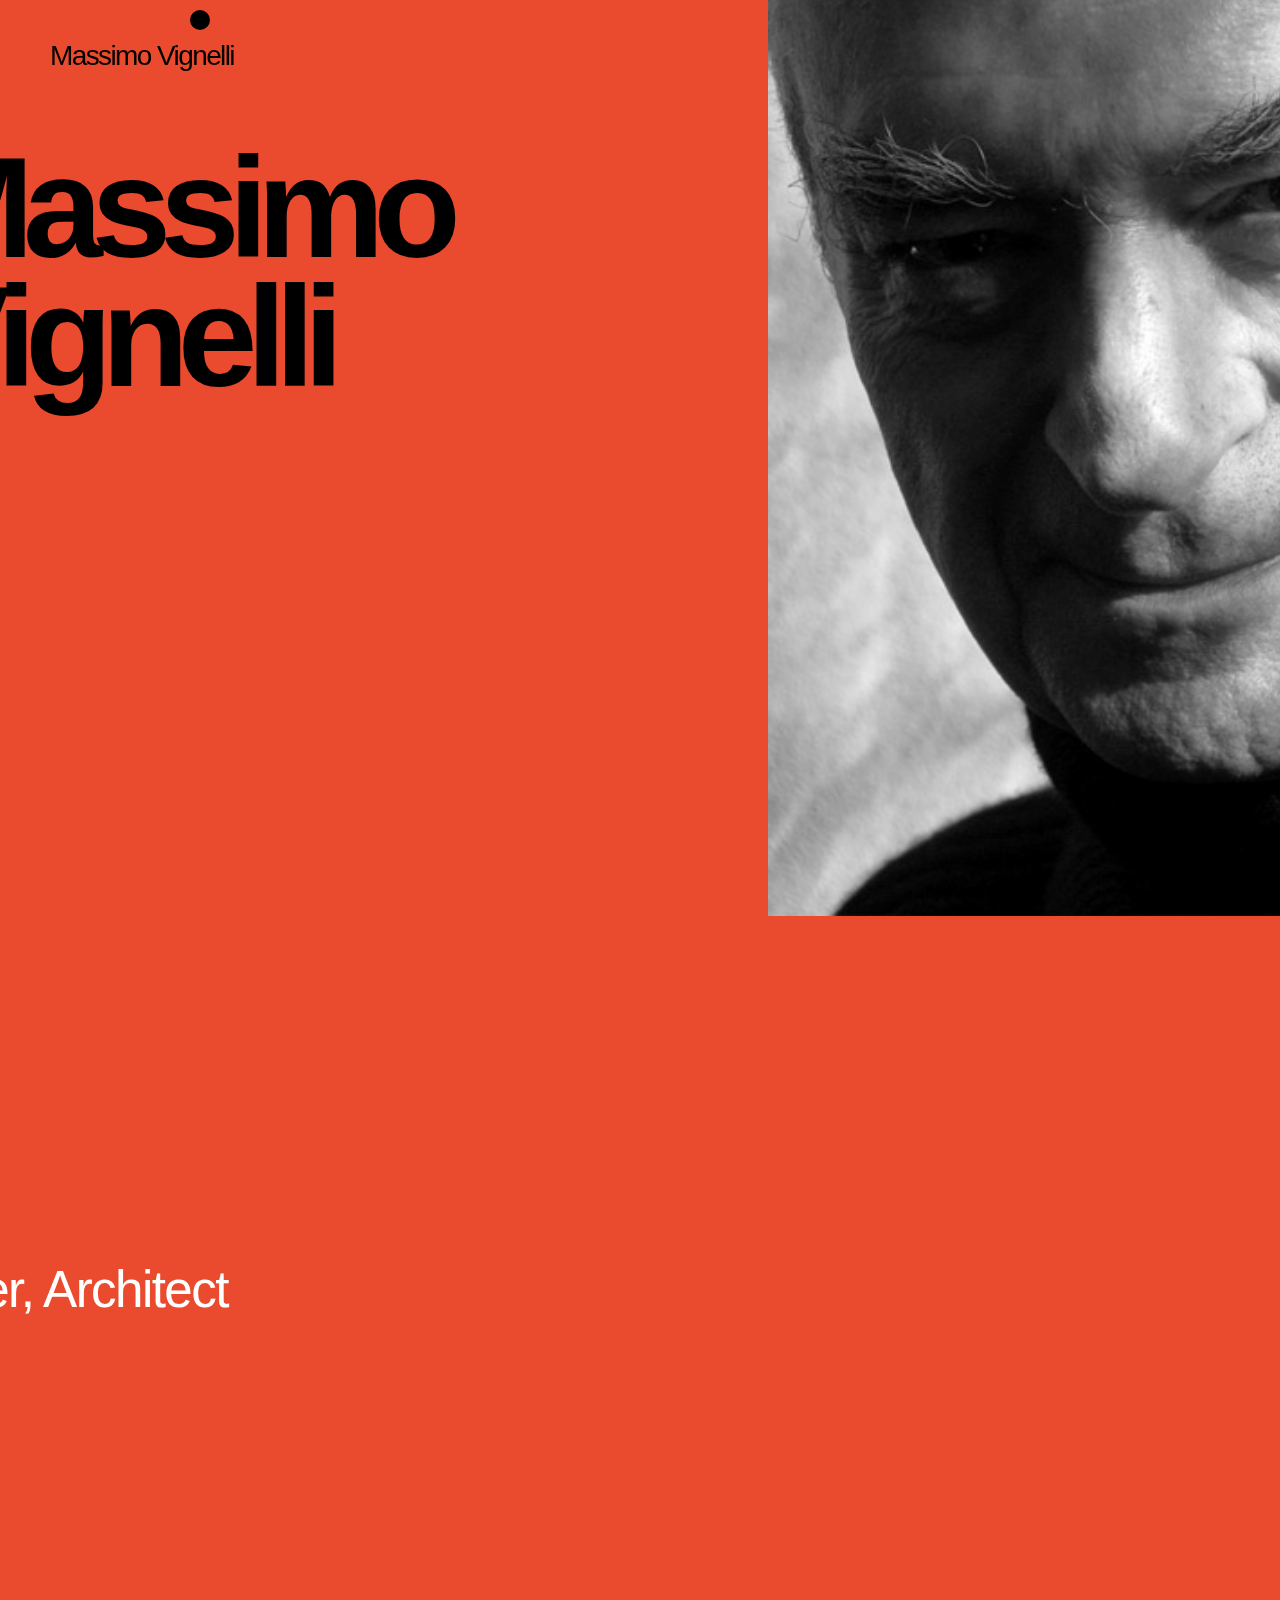
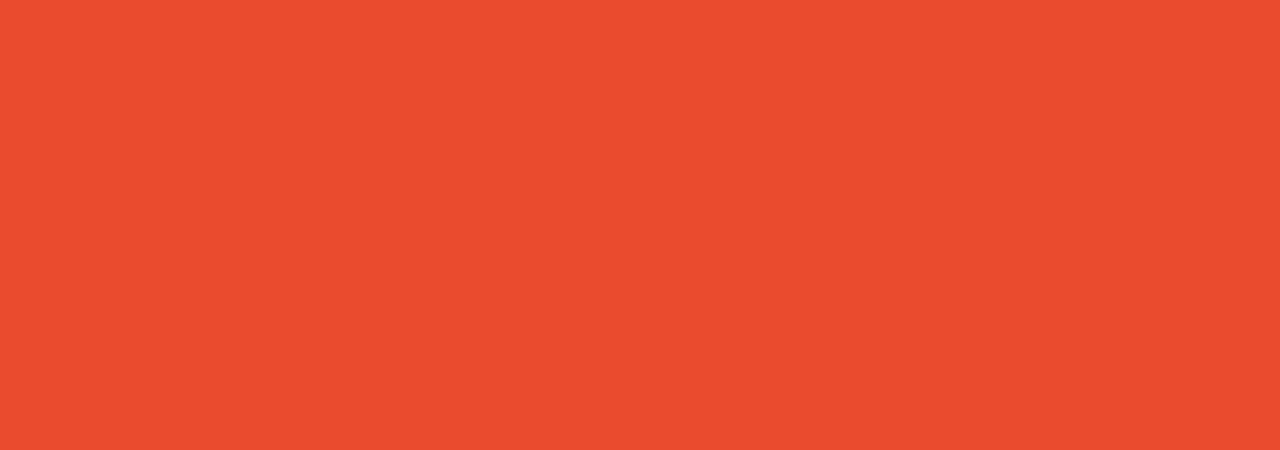
<file: about.html>
<!DOCTYPE html>
    <head>
        <meta charset="UTF-8">
        <meta http-equiv="X-UA-Compatible" content="IE-edge">
        <meta name="viewpoint" content="width=device-width, initial-scale=1.0">
        <title>Massimo Vignelli</title>
        <link rel="stylesheet" href="style.css"> 
       
    </head>

    <body>
        <div class="header">
            <div class="red"></div>
            <div class="container">
                <nav>
                    <ul>
                        <li> <a href="index.html">Massimo Vignelli</a></li></ul>
                 <ul>
                     <li><a href="about.html">About</a></li>
                     <li><a href="work.html">Work</a></li>
                     <li><a href="legacy.html">Legacy</a></li>
                 </ul>
             </nav>
             </div>
         </div>


         <div>
            <h3 style="transform: scale(20%) translate(-4600px, -5990px)">Milan, Italy, 1931 – New York City, New York, 2014</h3>
            <h1 style="transform: scale(70%) translate(-1400px, -890px)">
                Massimo
                <br>
                Vignelli
           </h1>
           <div style="transform: translate(60%, -100%)">
           <img width=1080px height=1080px src="Massimo 2.jpeg">
        </div>
    </div>

     <div style="transform:translate(-60%,-1600%)">
        <div class="animation" id="animation1">Graphic Designer, Industrial Designer, Architect</div>
</div>
</div>





<script src="/script.js"></script>  
    </body>
</html>
</file>
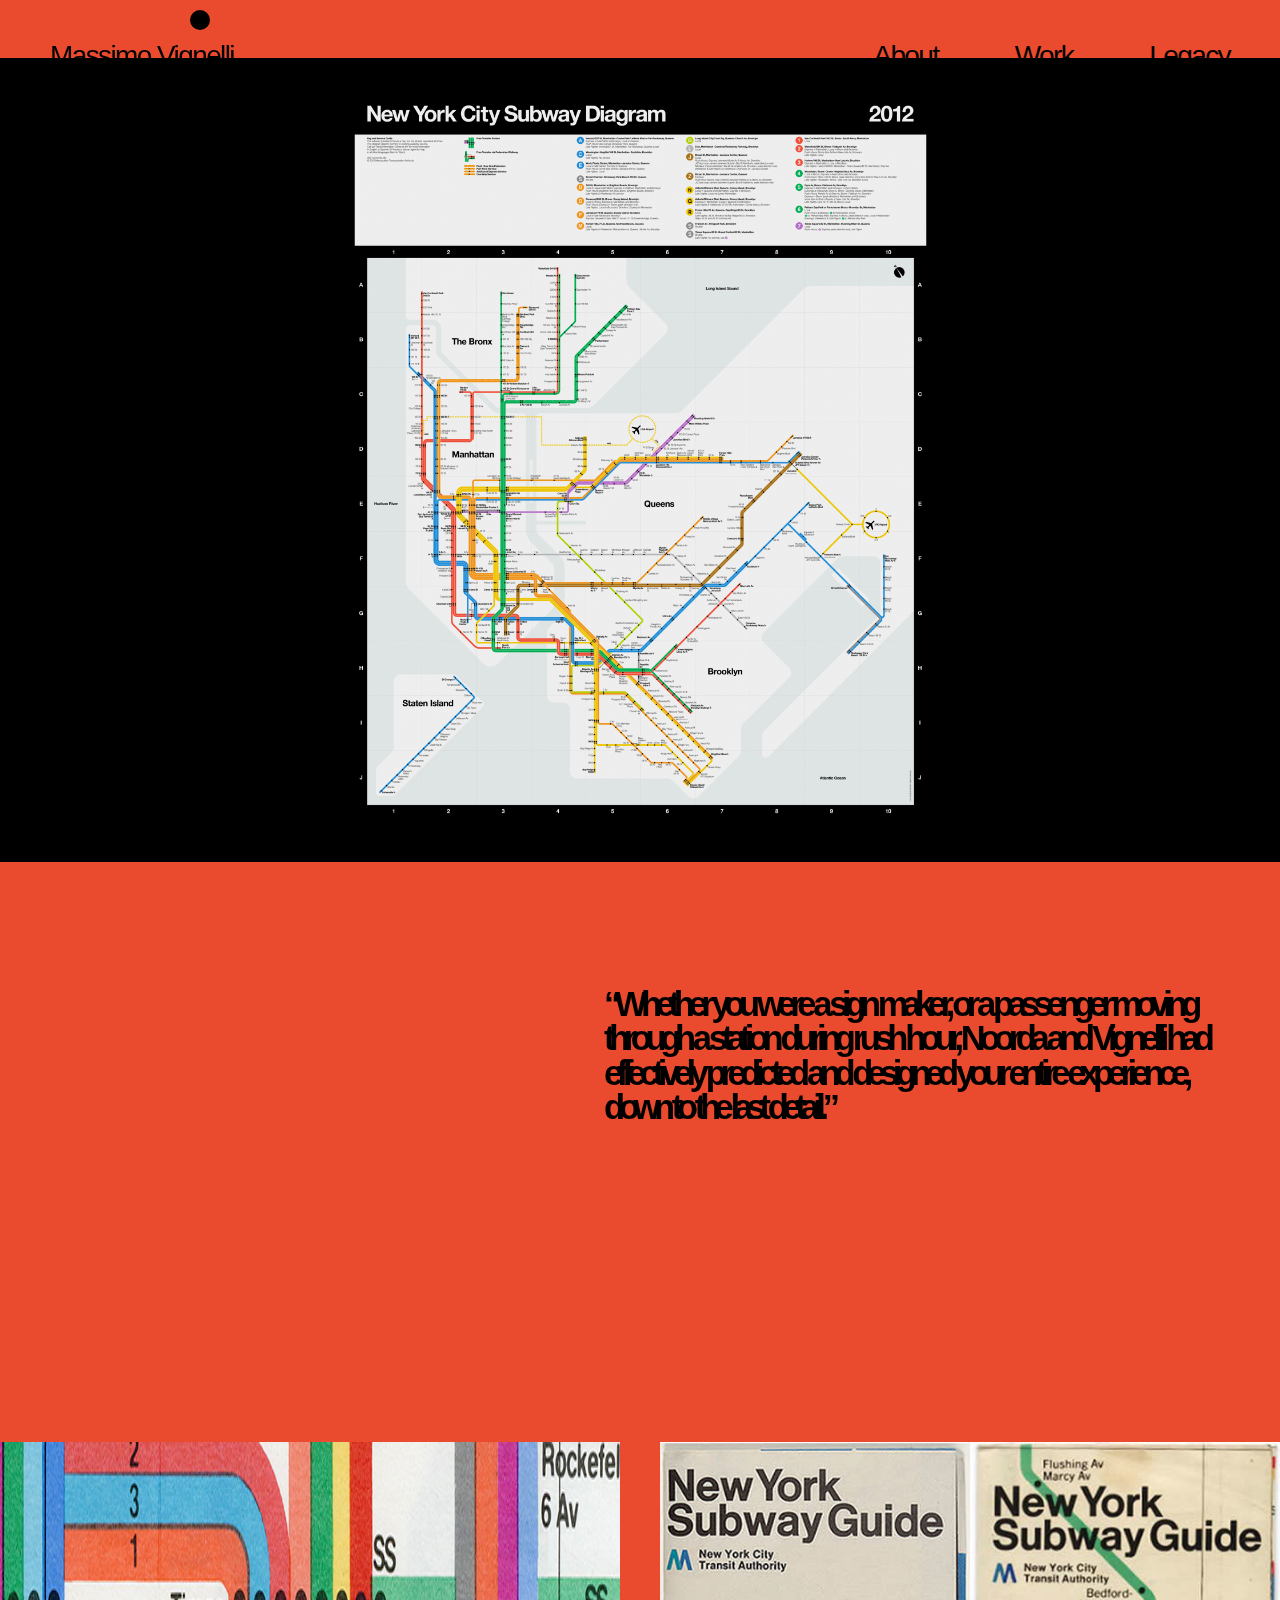
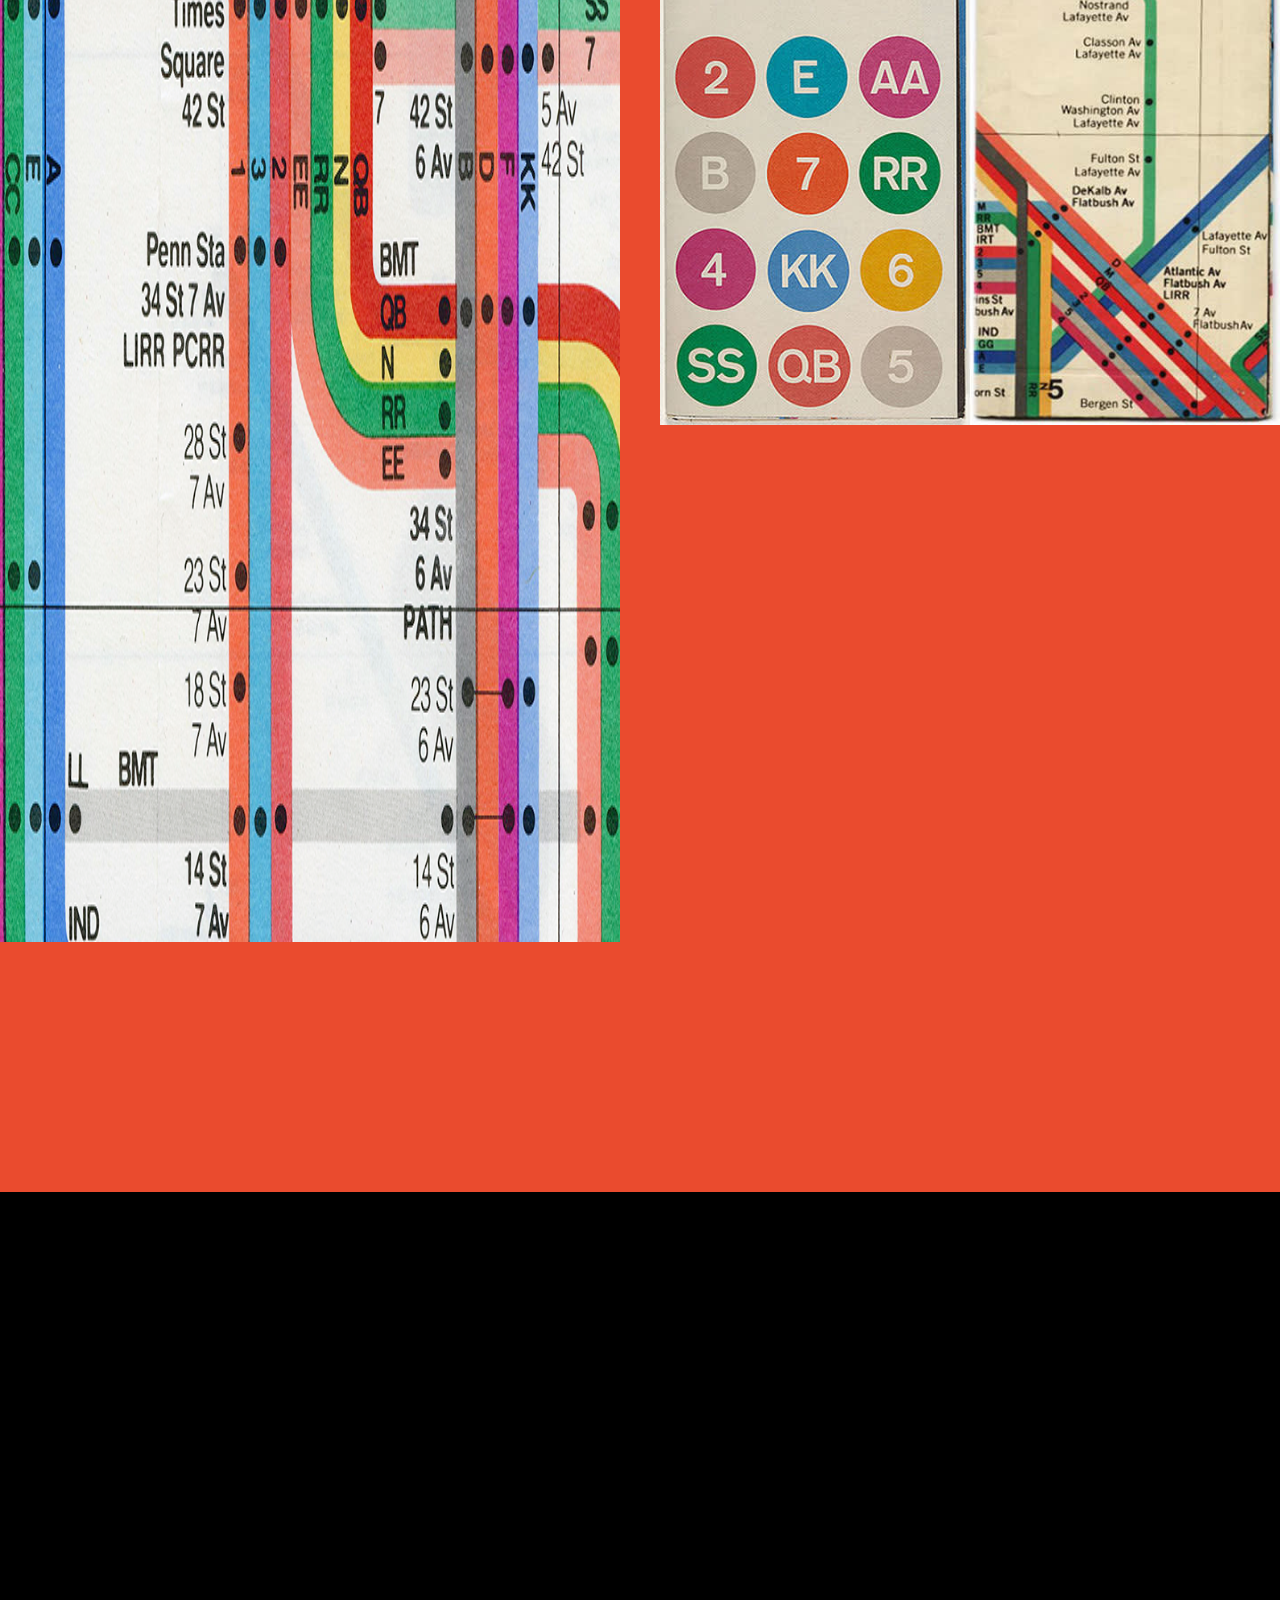
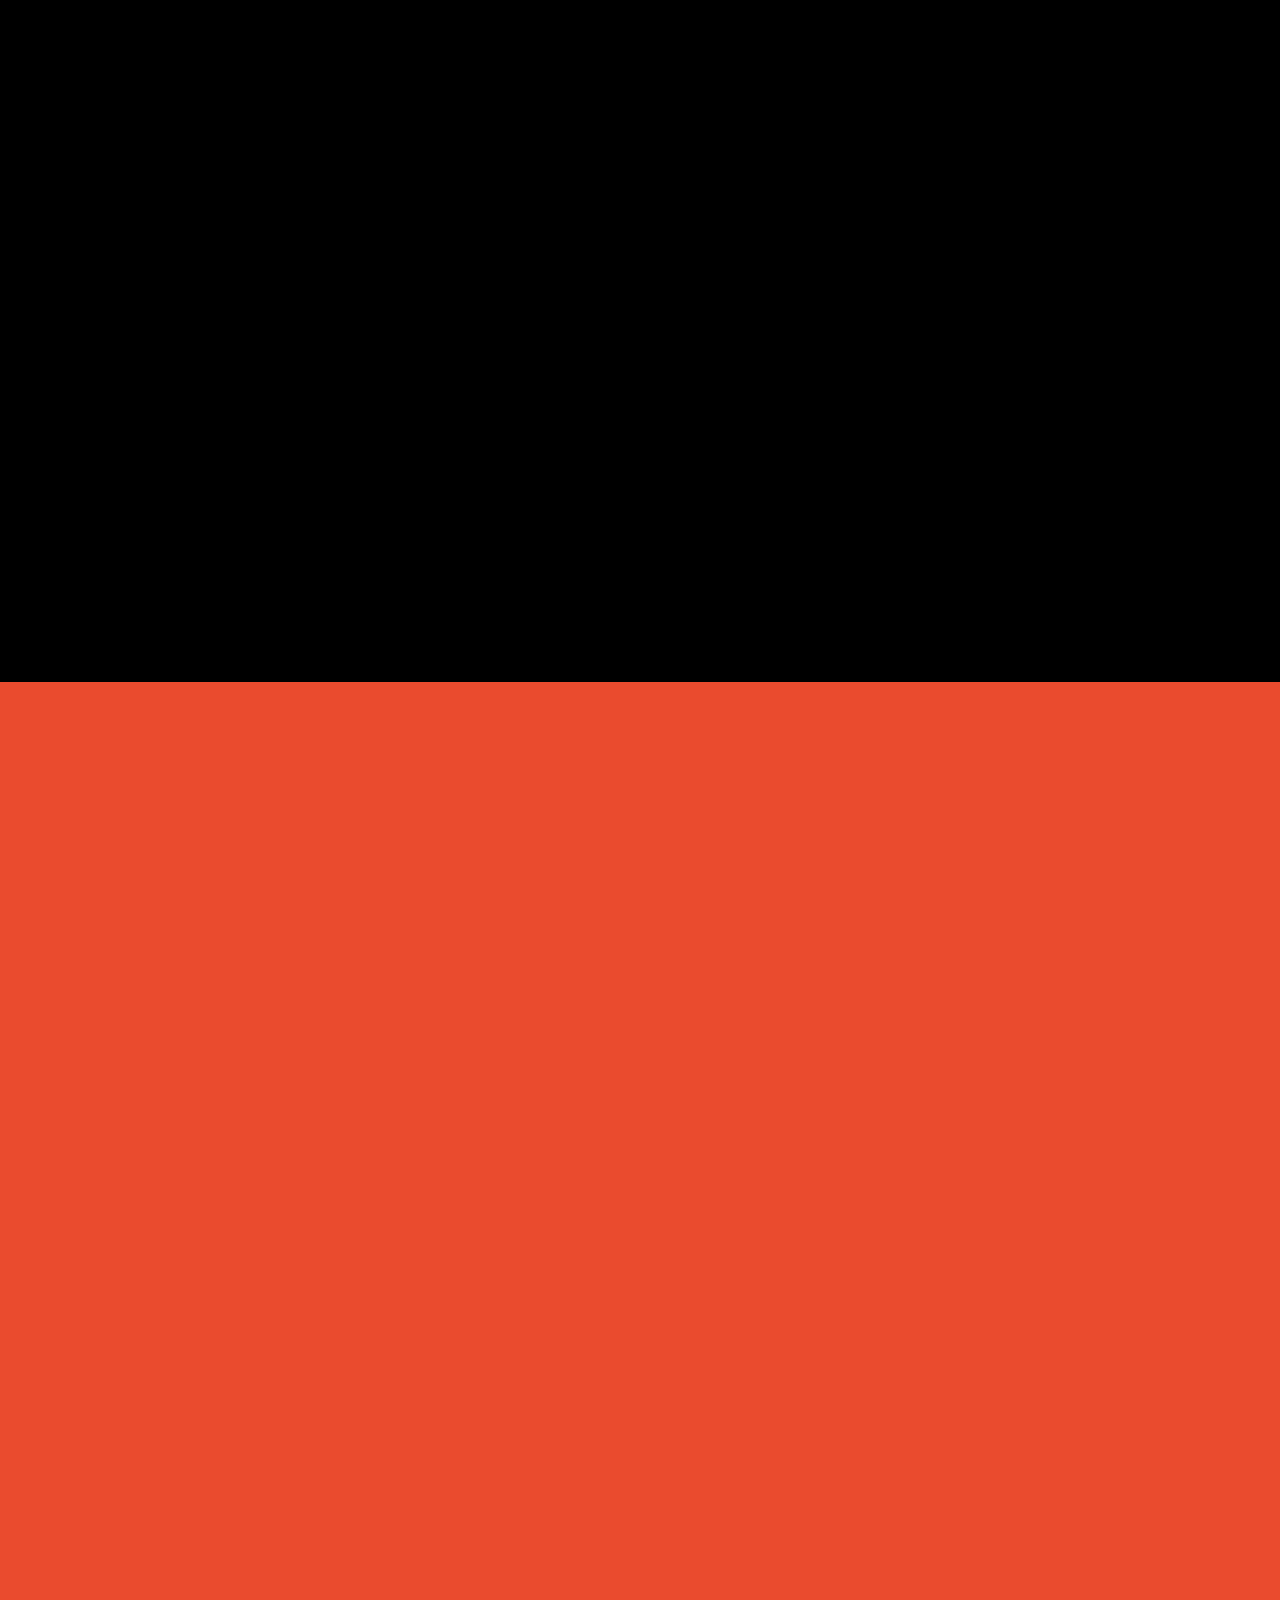
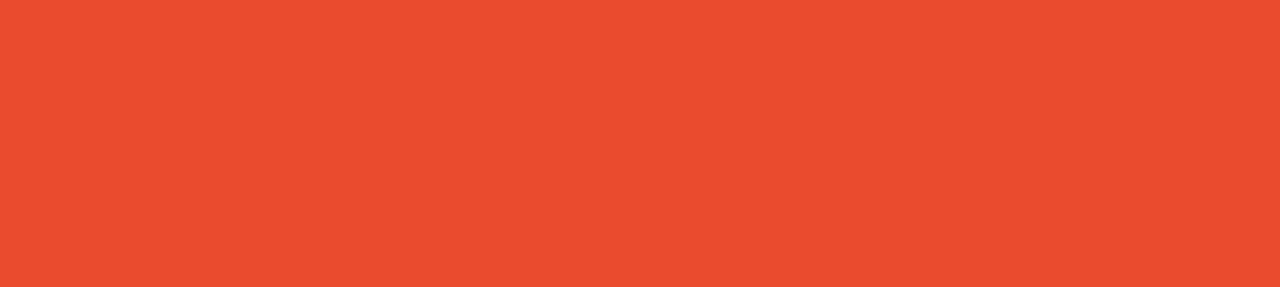
<file: work.html>
<!DOCTYPE html id="page">

<html>
<head>
    <meta charset="UTF-8">
    <meta http-equiv="X-UA-Compatible" content="IE-edge">
    <meta name="viewport" content="width=device-width, initial-scale=1.0">
    <title>Massimo Vignelli</title>
    <link rel="stylesheet" href="style.css"> 
   

    <script>
        document.addEventListener("DOMContentLoaded", function() {
            var workLink = document.querySelector("nav a[href='work.html']");
            workLink.addEventListener("click", function() {
                document.body.style.backgroundColor = "white";
                document.body.style.color = "black";
            });
        });
    </script>
</head>
<body>


    <div class="header">
        <div class="red"></div>
        <div class="container">
            <nav>
                <ul>
           <li> <a href="index.html">Massimo Vignelli</a></li></ul>
             <ul>
                 <li><a href="about.html">About</a></li>
                 <li><a href="work.html">Work</a></li>
                 <li><a href="legacy.html">Legacy</a></li>
             </ul>
         </nav>
         </div>
     </div>
 

     <section class="work">
        <h2>New York<br><span>Subway Map</span></h2>
     </section>



     <div id="description">
        <div class="container">
          <div class="row">
            <div class="description-col-1">
              <div class="text-column-1">
                <p>In August of 1972, the New York City Transit Authority (NYCTA) debuted a colorful diagrammatic map of the subway system, now commonly referred to as the Vignelli Map.The firm that designed this map was Unimark International. Its principals, Bob Noorda and Massimo Vignelli, as well as other designers including Joan Charysyn, changed the way New Yorkers thought about (and navigated) the subway forever. Inspired by Harry Beck's London Underground map of 1931 and its angular representation, the 1972 NYC subway map stood out for the geometric abstraction of the intricate labyrinth of New York's subway: each line is represented by a colour, each station by a point, and there are no topographical references or scale.</p>
            </div>
        </div>
        
      </div>
    </div>
  </div>


  <div style="background-color: black; padding: 5px; transform: translate(0px, -1950px)";>
    <img  style="transform: scale(90%)" position="relative"  src= "/Map 1.jpeg" alt="" class="center"></div>

    
    <div class="rowz">
        <div class="column">
    <h2 style="font-size: 2.7vw;  transform: translate(0px, -3200px)">“Whether you were a sign maker, or a passenger moving through a station during rush hour, Noorda and Vignelli had effectively predicted and designed your entire experience,<br> down to the last detail.”</h2>
</div>
</div>

<div id="mapz">
    <div class="container">
        <div class="map-list">
            <div class="mapimages" style="transform: translate(0px, -2350px) ">
                <img height=1100px src="/Map 2.png" alt="">
            </div>

            

            <div class="mapimages"style="transform: translate(0px, -2350px)">
                <img src="Map4.jpeg" alt="">
            </div>
    </div>

    <div style="background-color: black; padding: 5px; transform: translate(0px, -2100px)";>
    <iframe style="transform: scale(90%)" position="relative" class="center" width="1280" height="1080" src="https://www.youtube.com/embed/uhMKHXLBZrc" title="YouTube video player" frameborder="0" allow="accelerometer; autoplay; clipboard-write; encrypted-media; gyroscope; picture-in-picture; web-share" allowfullscreen></iframe></div>
</div>
    




  <script src="/script.js"></script> 

        <body>
            </html>
</file>
<file: style.css>
style.css


@font-face {
    font-family: 'Neue Haas Grotesk ';
    src: local('Neue Haas Grotesk Medium'), local('Neue-Haas-Grotesk--Medium'),
      url('NeueHaasDisplay-Mediu.woff2') format('woff2'),
      url('NeueHaasDisplay-Mediu.woff') format('woff'),
      url('NeueHaasDisplay-Mediu.ttf') format('truetype');
    font-weight: 500;
    font-style: normal;
   }

*{
   margin: 0;
   padding: 0;
   font-family: 'Neue Haas Grotesk', sans-serif;
}


body{
    background: #ea4b2e;
    color: black;
}

.container{
	padding-top:20px;
	
  width: 100vw;
	height: 100vh;
}

nav {
	display: flex;
	align-items: center;
	justify-content: space-between;
	flex-wrap: wrap;
	font-size: 28px;
	font-optical-sizing: auto;
	letter-spacing: -0.1rem;
	padding-left: 30px;
}

nav ul li {
	display: inline-block;
	list-style: none;
	margin: 20px 20px;
	font-size: 28px;
	font-optical-sizing: auto;
	letter-spacing: -0.1rem;
	padding-right: 30px;
}

nav ul li a {
	color: black;
	text-decoration: none;
	font-size: 28px;
	font-optical-sizing: auto;
    position: relative;
}

a{
  text-decoration: none;
  color: black;
}

nav ul li a::after{
  content:'';
  width:0%;
  height:2px;
  background:black;
  position:absolute;
  left:0;
  bottom:-6px;
  transition:0.5s;
}

nav ul li a:hover::after{
width:100%;
}

h1 {
    position: fixed;
    bottom: -20%;
    left: 780px;
    transform: translate(-50%, -50%);
    font-size: 16vw;
    margin: 0;
    color: black;
    font-family: 'Neue Haas Grotesk', sans-serif;
    font-weight: 800px;
    z-index: 1;
    line-height: .9;
    letter-spacing: -1rem;
    animation: NHWeight 0.5s ease-in-out infinite alternate;
  }


    @keyframes NHWeight {
        0% {
          font-weight: 100;
        }
        100% {
          font-weight: 800;
        }
      }


    .red{
        background: black;
        width: 20px;
        height: 20px;
        border-radius: 50%;
        position: fixed;
        left: 200px;
        top: 20px;
        transform: translate(-50%, -50%);
    }


    h2 {
      transform: translate(-0%, -260%);
      font-size: 5vw;
      color: black;
      font-family: 'Neue Haas Grotesk', sans-serif;
      font-weight: 100px;
      z-index: 1;
      line-height: 1;
      letter-spacing: -0.4rem;
      
    }


    h3{
      position: fixed;
      transform: translate(-50%, -50%);
      font-size: 7vw;
      color: black;
      font-family: 'Neue Haas Grotesk', sans-serif;
      font-weight: 100px;
      z-index: 1;
      line-height: .9;
      letter-spacing: -1rem;
    }

    .work h2{
      margin:20px;
      transform: translate(0%, -460%);
      font-size: 5vw;
      color: black;
      font-family: 'Neue Haas Grotesk', sans-serif;
      font-weight: 100px;
      z-index: 1;
      line-height: 1;
      letter-spacing: -0.4rem;
    }


    .work h2 span{
      color: white;
    }


    #header{
      width:100%;
      height:100vh;
      background-image: url(/Assets/Massimo\ 2.jpeg);
      background-size: cover;
      background-position: right;
    }


    .animation {
      position: relative;
      animation: mymove 5s infinite;
      font-size: 4vw;
      margin: 0;
      color: black;
      font-family: "Neue Haas Grotesk", sans-serif;
      font-weight: 800px;
      z-index: 1;
      line-height: 0.9;
      letter-spacing: -0.1rem;
      color: white;
    }
    

    #animation1 {
      animation-timing-function: linear;
    }
    

    @keyframes mymove {
      from {
        left: 0px;
      }
      to {
        left: 100%;
      }
    }
    

iframe{
  position: relative;
  align-items: center;
}

#description{
color: black;
transform: translate(-20%, -77%);
}

.row{
  display:flex;
  justify-content:space-between
  flex-wrap:wrap;
}

.description-col-1, .description-col-2 {
  display: flex;
  justify-content: flex-end;

}

.text-column-1, .text-column-2 {
  width: 50%;
  display: flex;
}


  
image{
    align-items: center;
    align-content: center;
    position: relative;
}

p{
    font-size: 1.3vw;
}

.column {
    float: left;
    width: 50%;
    padding: 10px;
    height:890px;
    transform: translate(90%, 150%);
  }
  
  /* Clear floats after the columns */
  .rowz:after {
    content: "";
    display: table;
    clear: both;
  }

  .center {
    display: block;
    margin-left: auto;
    margin-right: auto;
    width: 50%;
  }

  .map-list{
    display:grid;
    grid-template-columns:repeat(auto-fit, minmax(250px, 1fr));
    grid-gap:40px;
    margin-top:50px;
  }
 
  .mapimages{
    position: 
    overflow:hidden;
  }

  .mapimages img{
    width:100%;
    display: block;
  }


  @media screen and (max-width: 768px) {
    /* styles for screens smaller than 768px */
  }
  @media screen and (min-width: 769px) and (max-width: 1024px) {
    /* styles for screens between 769px and 1024px */
  }
  @media screen and (min-width: 1025px) {
    /* styles for screens larger than 1025px */
  }
</file>
